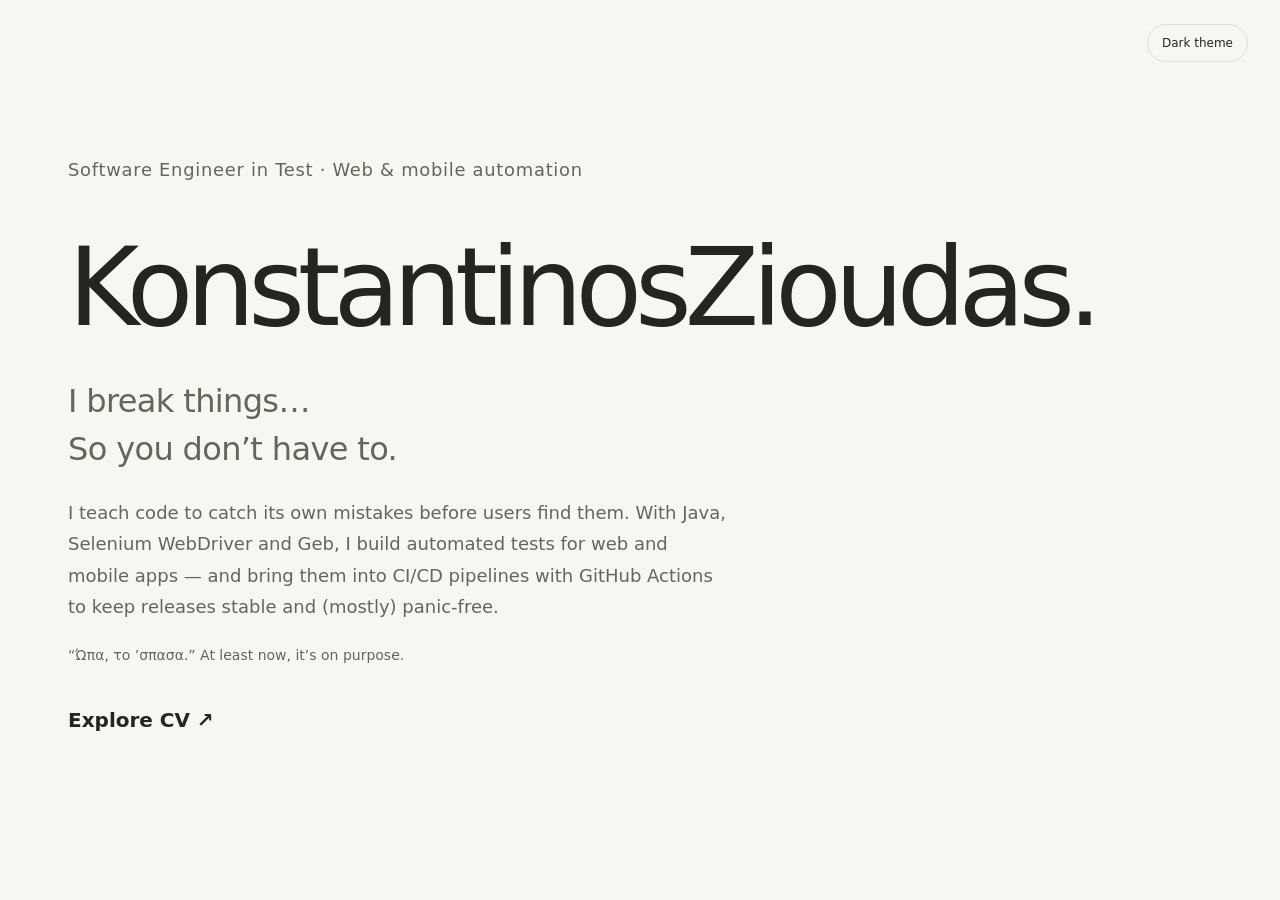
<file: index.html>
<!DOCTYPE html>
<html lang="en">

<head>
  <meta charset="UTF-8">
  <meta name="viewport" content="width=device-width, initial-scale=1.0">
  <title>Konstantinos Zioudas | Software Engineer in Test</title>
  <meta name="description" content="Konstantinos Zioudas — Software Engineer in Test. Web and mobile test automation with Java, Selenium, Geb and Appium, integrated into CI/CD pipelines.">
  <meta name="color-scheme" content="dark light">
  <link rel="stylesheet" href="styles.css">
</head>

<body class="intro-page">
  <a class="skip-link" href="#main">Skip to content</a>
  <button id="theme-toggle" class="intro-theme" type="button" aria-pressed="false">Light theme</button>
  <main id="main">
  <section id="home" class="header" aria-label="Introduction">
    <p class="eyebrow">Software Engineer in Test · Web &amp; mobile automation</p>
    <h1 class="name">Konstantinos<wbr>Zioudas.</h1>
    <p class="hero-intro">I break things…<br>So you don’t have to.</p>
    <div class="intro-story">
      <p>I teach code to catch its own mistakes before users find them. With Java, Selenium WebDriver and Geb,
        I build automated tests for web and mobile apps — and bring them into CI/CD pipelines with GitHub Actions
        to keep releases stable and (mostly) panic-free.</p>
      <p class="intro-aside">“Ώπα, το ’σπασα.” At least now, it’s on purpose.</p>
    </div>
    <div class="hero-links"><a class="project-link" href="resume.html">Explore CV ↗</a></div>
  </section>

  </main>
  <script src="script.js"></script>
</body>
</html>
</file>
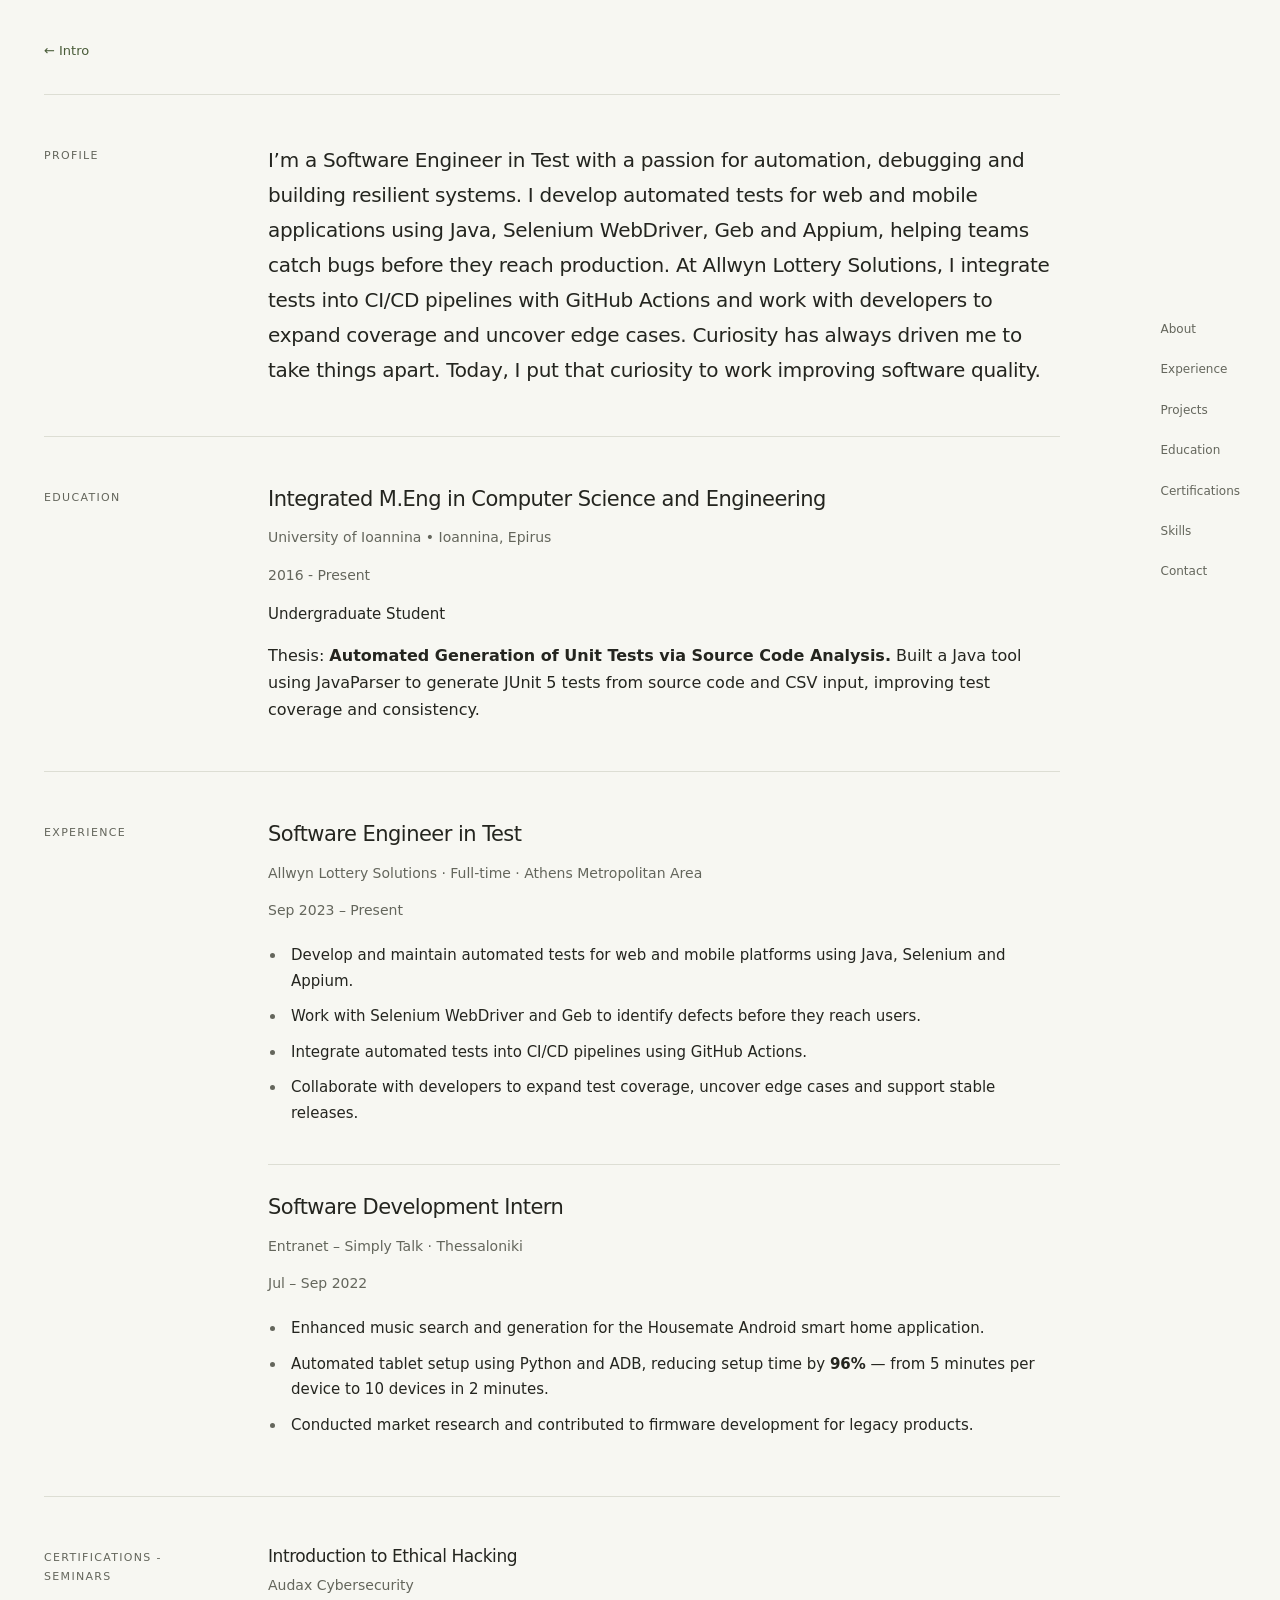
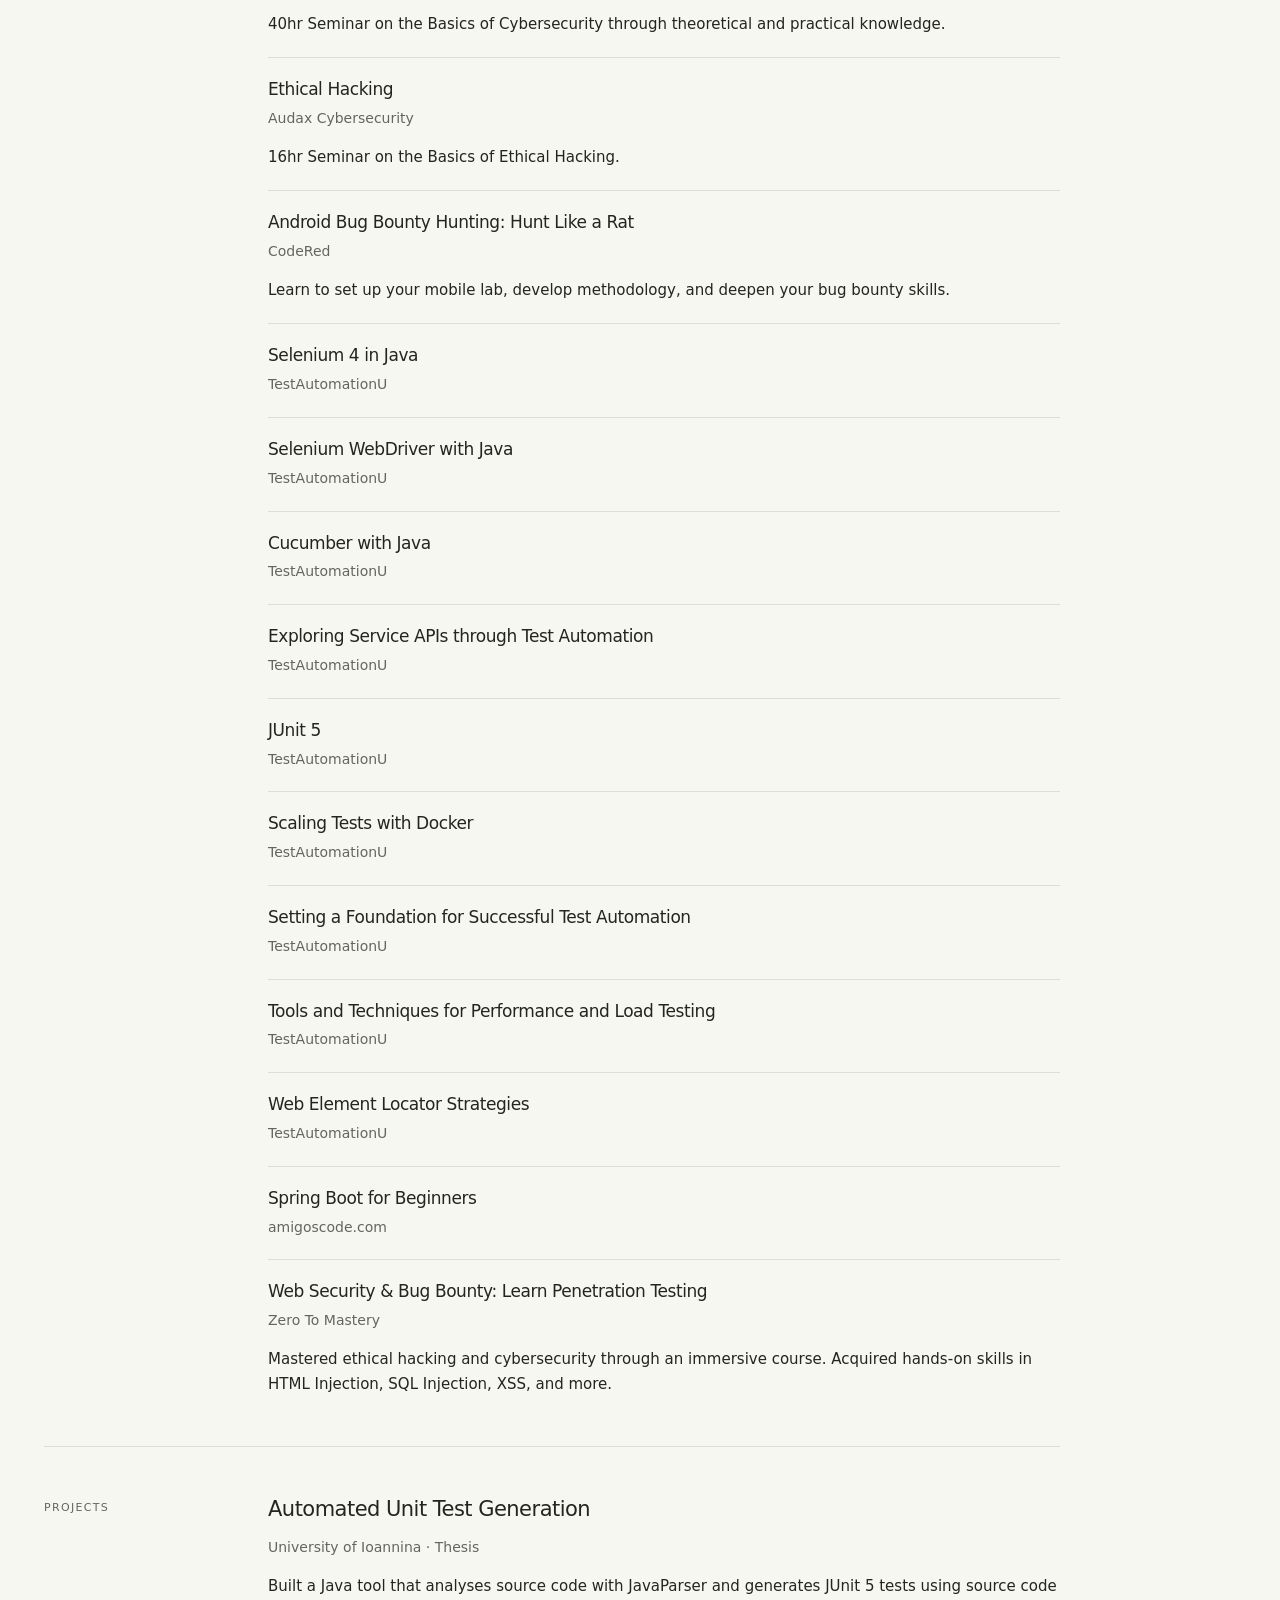
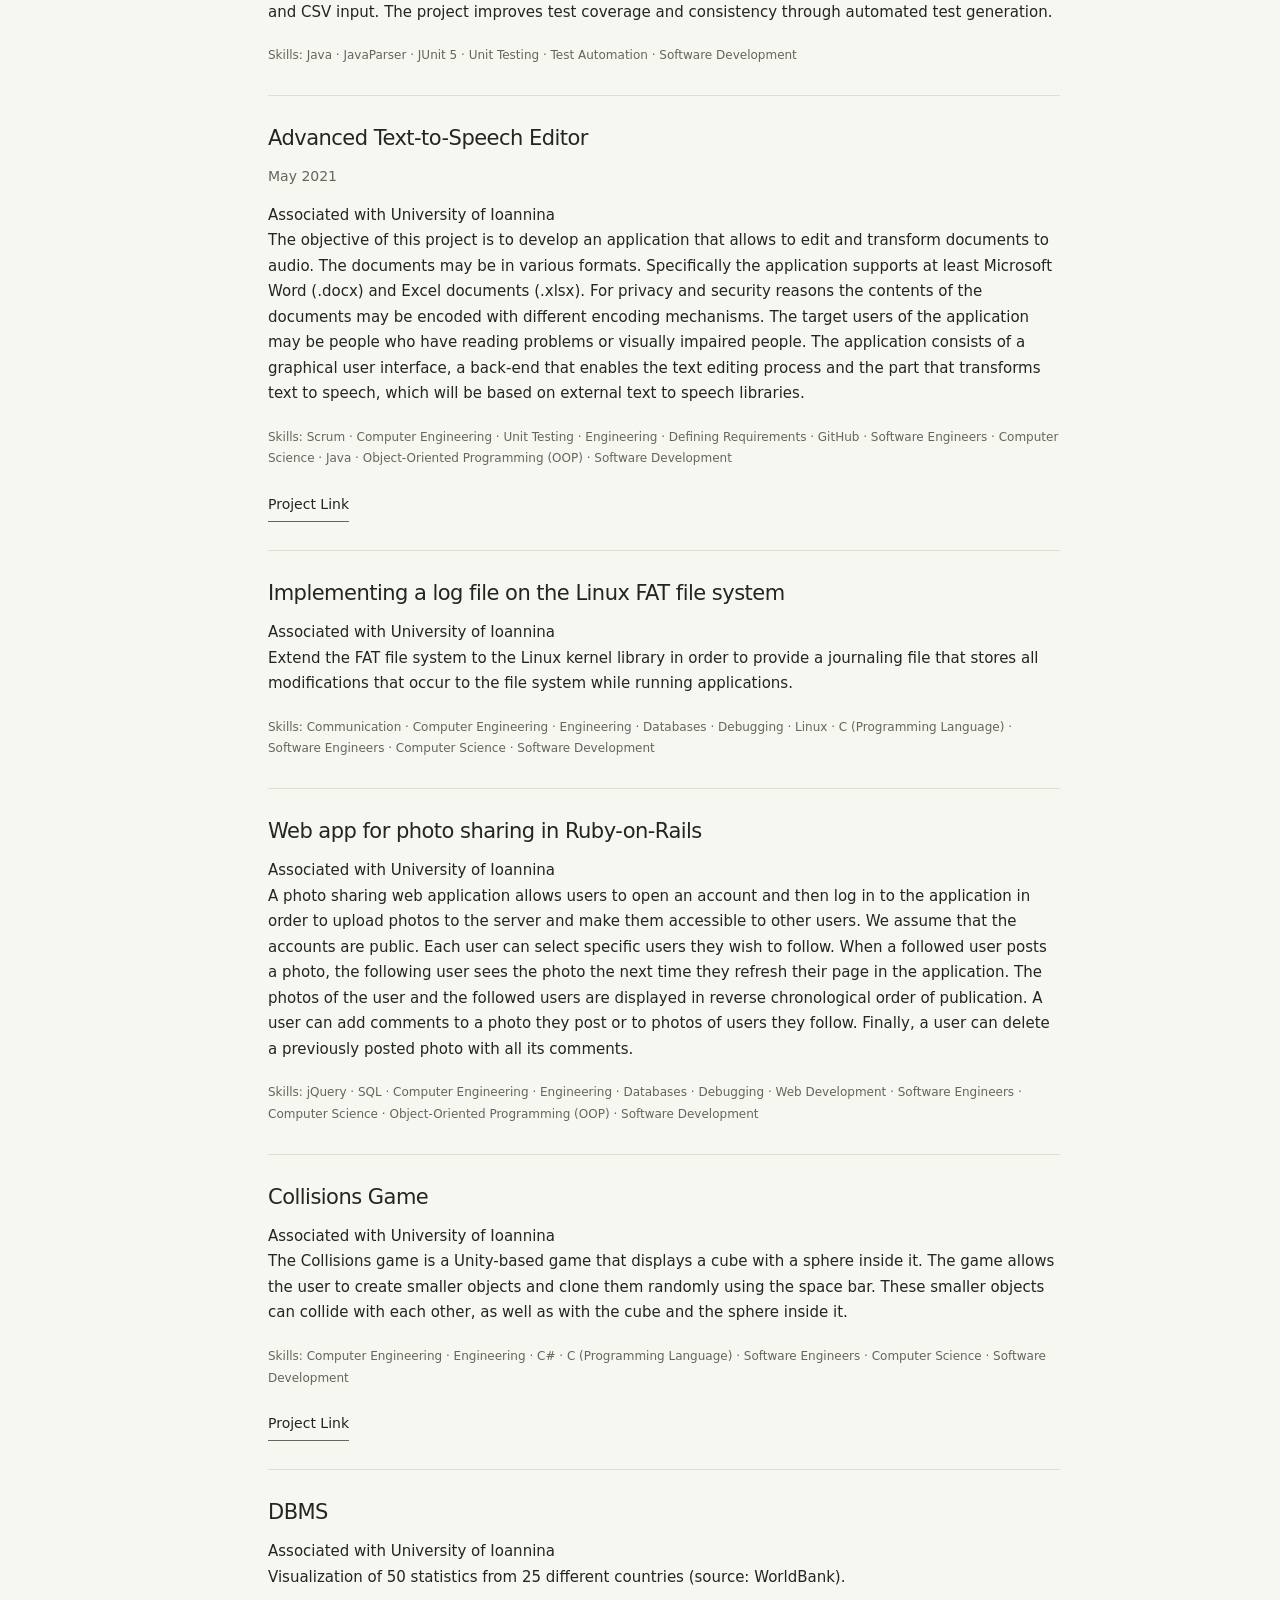
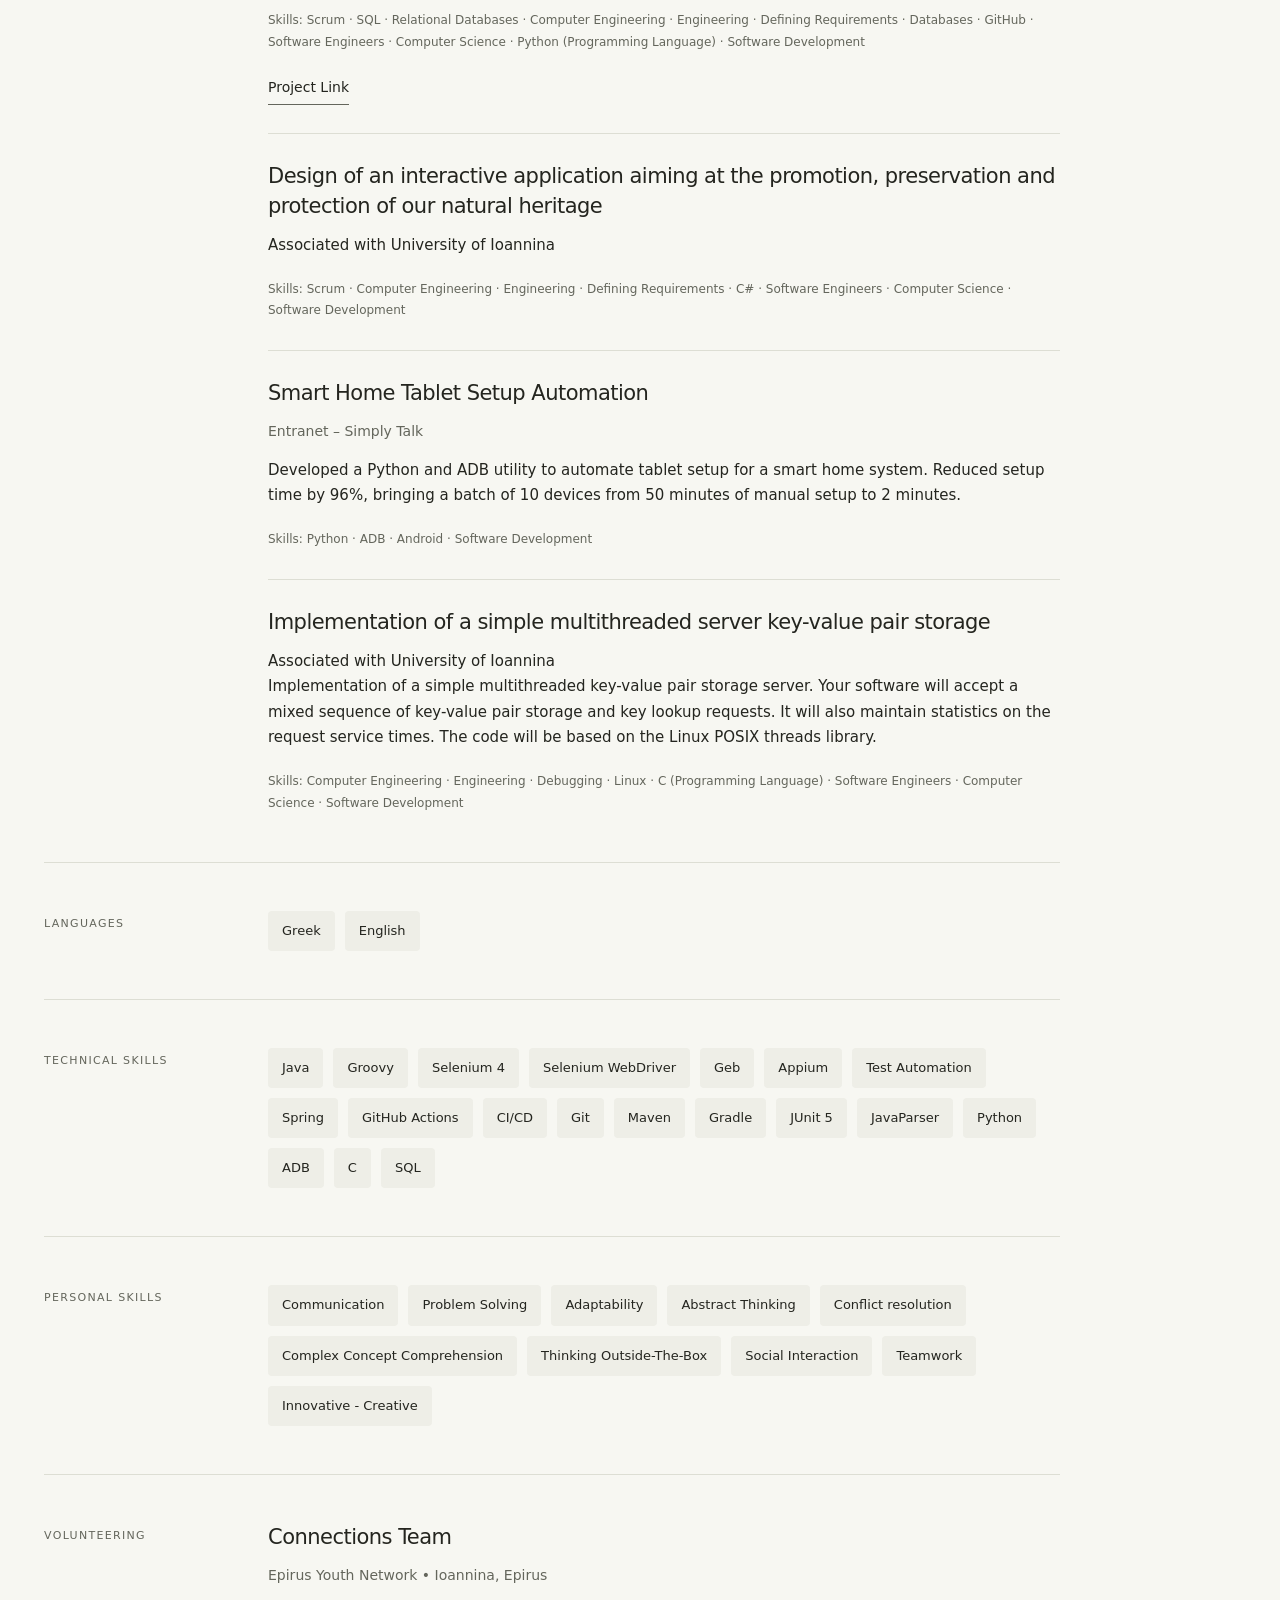
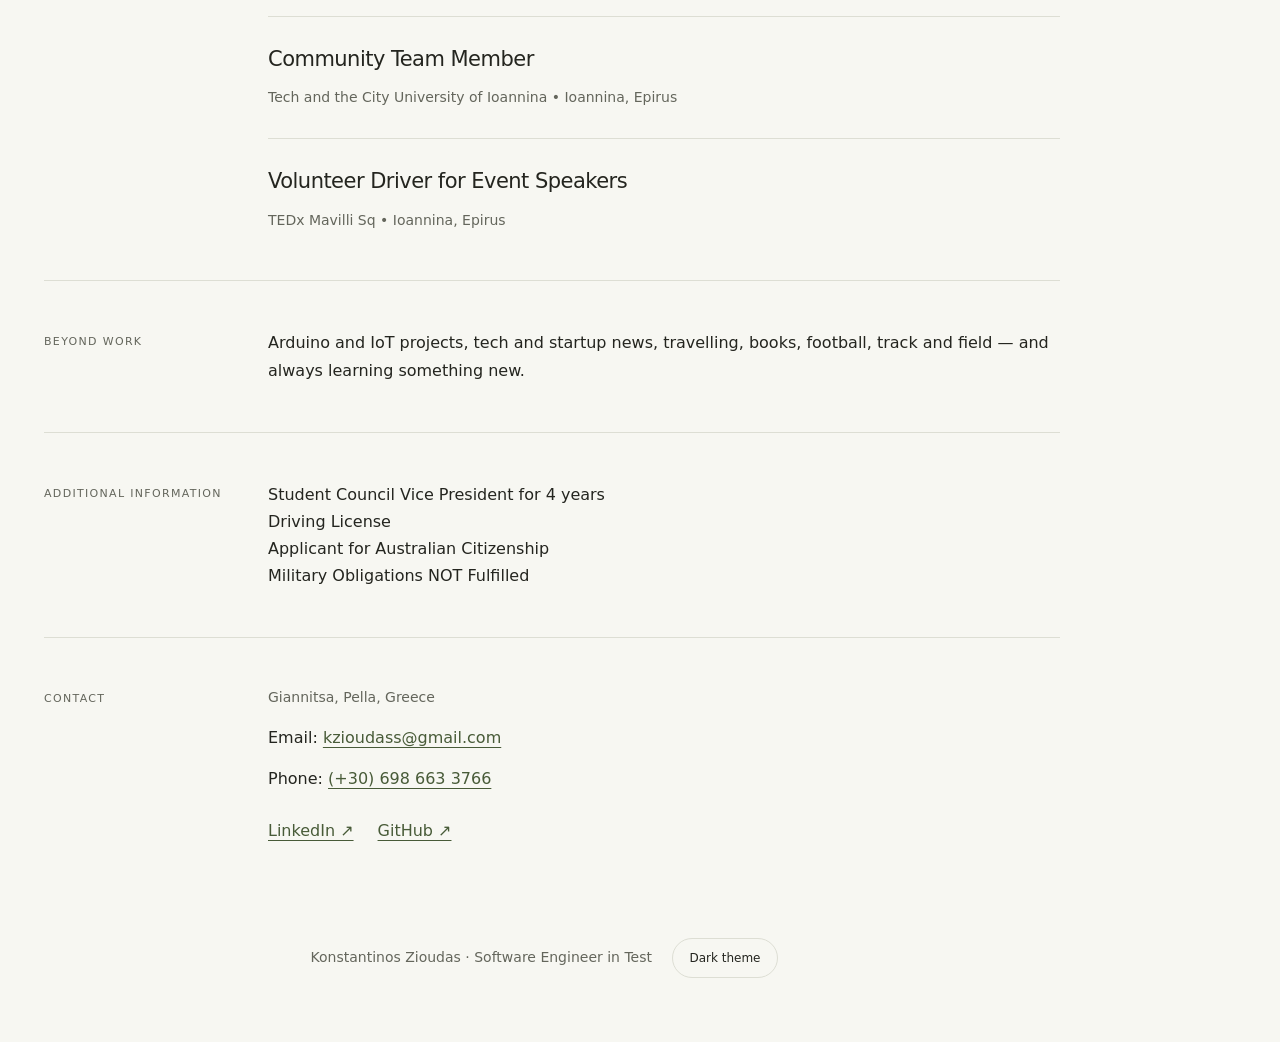
<file: resume.html>
<!DOCTYPE html>
<html lang="en">

<head>
  <meta charset="UTF-8">
  <meta name="viewport" content="width=device-width, initial-scale=1.0">
  <title>Résumé | Konstantinos Zioudas</title>
  <meta name="description" content="Konstantinos Zioudas — Software Engineer in Test. Web and mobile test automation with Java, Selenium, Geb and Appium, integrated into CI/CD pipelines.">
  <meta name="color-scheme" content="dark light">
  <link rel="stylesheet" href="styles.css">
</head>

<body class="resume-page">
  <a class="skip-link" href="#main">Skip to content</a>
  <nav class="navbar" aria-label="Main navigation">
    <button class="burger-icon" type="button" aria-expanded="false" aria-controls="navigation">Menu</button>
    <ul class="navbar-list" id="navigation">
      <li><a href="#about">About</a></li>
      <li><a href="#experience">Experience</a></li>
      <li><a href="#projects">Projects</a></li>
      <li><a href="#education">Education</a></li>
      <li><a href="#certifications">Certifications</a></li>
      <li><a href="#technical-skills">Skills</a></li>
      <li><a href="#contact">Contact</a></li>
    </ul>
  </nav>
  <main id="main">
  <a class="back-home" href="index.html">← Intro</a>
  <h1 class="visually-hidden">Konstantinos Zioudas — Résumé</h1>
  <section id="about" class="box">
    <h2 class="section-title">PROFILE</h2>
    <p class="section-content profile">
      I’m a Software Engineer in Test with a passion for automation, debugging and building resilient systems.
      I develop automated tests for web and mobile applications using Java, Selenium WebDriver, Geb and Appium,
      helping teams catch bugs before they reach production. At Allwyn Lottery Solutions, I integrate tests into
      CI/CD pipelines with GitHub Actions and work with developers to expand coverage and uncover edge cases.
      Curiosity has always driven me to take things apart. Today, I put that curiosity to work improving software quality.
    </p>

  </section>

  <section id="education" class="box">
    <h2 class="section-title">EDUCATION</h2>
    <div class="edu">
      <h3 class="edu-title">Integrated M.Eng in Computer Science and Engineering</h3>
      <p class="edu-name"> University of Ioannina • Ioannina, Epirus </p>
      <p class="edu-date"> 2016 - Present </p>
      <p class="cert-info">Undergraduate Student</p>
      <p class="edu-info">Thesis: <strong>Automated Generation of Unit Tests via Source Code Analysis.</strong>
        Built a Java tool using JavaParser to generate JUnit 5 tests from source code and CSV input,
        improving test coverage and consistency.</p>

    </div>

  </section>

  <section id="experience" class="box">
    <h2 class="section-title">EXPERIENCE</h2>
    <div class="exp">
      <h3 class="exp-title">Software Engineer in Test</h3>
      <p class="exp-name">Allwyn Lottery Solutions · Full-time · Athens Metropolitan Area</p>
      <p class="exp-date">Sep 2023 – Present</p>
      <ul class="experience-details">
        <li>Develop and maintain automated tests for web and mobile platforms using Java, Selenium and Appium.</li>
        <li>Work with Selenium WebDriver and Geb to identify defects before they reach users.</li>
        <li>Integrate automated tests into CI/CD pipelines using GitHub Actions.</li>
        <li>Collaborate with developers to expand test coverage, uncover edge cases and support stable releases.</li>
      </ul>
    </div>
    <div class="exp">
      <h3 class="exp-title">Software Development Intern</h3>
      <p class="exp-name">Entranet – Simply Talk · Thessaloniki</p>
      <p class="exp-date">Jul – Sep 2022</p>
      <ul class="experience-details">
        <li>Enhanced music search and generation for the Housemate Android smart home application.</li>
        <li>Automated tablet setup using Python and ADB, reducing setup time by <strong>96%</strong> — from 5 minutes per device to 10 devices in 2 minutes.</li>
        <li>Conducted market research and contributed to firmware development for legacy products.</li>
      </ul>
    </div>
  </section>
  <section id="certifications" class="box">
    <h2 class="section-title">CERTIFICATIONS - SEMINARS</h2>
    <div class="cert">
      <h3 class="cert-title">Introduction to Ethical Hacking</h3>
      <p class="cert-comp"> Audax Cybersecurity</p>
      <p class="cert-info">
        40hr Seminar on the Basics of Cybersecurity through theoretical and practical knowledge.
      </p>
    </div>
    <div class="cert">
      <h3 class="cert-title">Ethical Hacking</h3>
      <p class="cert-comp"> Audax Cybersecurity</p>
      <p class="cert-info">
        16hr Seminar on the Basics of Ethical Hacking.
      </p>
    </div>
    <div class="cert">
      <h3 class="cert-title">Android Bug Bounty Hunting: Hunt Like a Rat</h3>
      <p class="cert-comp"> CodeRed</p>
      <p class="cert-info">
        Learn to set up your mobile lab, develop methodology, and deepen your bug bounty skills.
      </p>
    </div>
    <div class="cert">
      <h3 class="cert-title">Selenium 4 in Java</h3>
      <p class="cert-comp"> TestAutomationU</p>
    </div>
    <div class="cert">
      <h3 class="cert-title">Selenium WebDriver with Java</h3>
      <p class="cert-comp"> TestAutomationU</p>
    </div>
    <div class="cert">
      <h3 class="cert-title">Cucumber with Java</h3>
      <p class="cert-comp"> TestAutomationU</p>
    </div>
    <div class="cert">
      <h3 class="cert-title">Exploring Service APIs through Test Automation</h3>
      <p class="cert-comp"> TestAutomationU</p>
    </div>
    <div class="cert">
      <h3 class="cert-title">JUnit 5</h3>
      <p class="cert-comp"> TestAutomationU</p>
    </div>
    <div class="cert">
      <h3 class="cert-title">Scaling Tests with Docker</h3>
      <p class="cert-comp"> TestAutomationU</p>
    </div>
    <div class="cert">
      <h3 class="cert-title">Setting a Foundation for Successful Test Automation</h3>
      <p class="cert-comp"> TestAutomationU</p>
    </div>
    <div class="cert">
      <h3 class="cert-title">Tools and Techniques for Performance and Load Testing</h3>
      <p class="cert-comp"> TestAutomationU</p>
    </div>
    <div class="cert">
      <h3 class="cert-title">Web Element Locator Strategies</h3>
      <p class="cert-comp"> TestAutomationU</p>
    </div>
    <div class="cert">
      <h3 class="cert-title">Spring Boot for Beginners</h3>
      <p class="cert-comp">amigoscode.com</p>
    </div>
    <div class="cert">
      <h3 class="cert-title">Web Security & Bug Bounty: Learn Penetration Testing</h3>
      <p class="cert-comp">Zero To Mastery</p>
      <p class="cert-info">
        Mastered ethical hacking and cybersecurity through an immersive course. Acquired hands-on skills in HTML Injection, SQL Injection, XSS, and more.
      </p>
    </div>
  </section>


  <section id="projects" class="box">
    <h2 class="section-title">PROJECTS</h2>
    <div class="project">
      <h3 class="project-title">Automated Unit Test Generation</h3>
      <p class="project-date">University of Ioannina · Thesis</p>
      <p class="project-info">Built a Java tool that analyses source code with JavaParser and generates JUnit 5 tests
        using source code and CSV input. The project improves test coverage and consistency through automated test generation.</p>
      <p class="project-skills">Skills: Java · JavaParser · JUnit 5 · Unit Testing · Test Automation · Software Development</p>
    </div>

    <div class="project">
      <h3 class="project-title">Advanced Text-to-Speech Editor</h3>
      <p class="project-date">May 2021</p>
      <p class="project-info">
        Associated with University of Ioannina<br>
        The objective of this project is to develop an application that allows to edit and transform documents to audio.
        The documents may be in various formats. Specifically the application supports at least Microsoft Word (.docx)
        and Excel documents (.xlsx). For privacy and security reasons the contents of the documents may be encoded with
        different encoding mechanisms. The target users of the application may be people who have reading problems or
        visually impaired people. The application consists of a graphical user interface, a back-end that enables the
        text editing process and the part that transforms text to speech, which will be based on external text to speech
        libraries.
      </p>
      <p class="project-skills">Skills: Scrum · Computer Engineering · Unit Testing · Engineering · Defining
        Requirements · GitHub · Software Engineers · Computer Science · Java · Object-Oriented Programming (OOP) ·
        Software Development</p>
      <a class="project-link" href="https://github.com/kzioudas/AdvanceTextToSpeech">Project Link</a>
    </div>

    <div class="project">
      <h3 class="project-title">Implementing a log file on the Linux FAT file system</h3>
      <p class="project-info">
        Associated with University of Ioannina<br>
        Extend the FAT file system to the Linux kernel library in order to provide a journaling file that stores all
        modifications that occur to the file system while running applications.
      </p>
      <p class="project-skills">Skills: Communication · Computer Engineering · Engineering · Databases · Debugging · Linux
        · C (Programming Language) · Software Engineers · Computer Science · Software Development</p>
    </div>

    <div class="project">
      <h3 class="project-title">Web app for photo sharing in Ruby-on-Rails</h3>
      <p class="project-info">
        Associated with University of Ioannina<br>
        A photo sharing web application allows users to open an account and then log in to the application in order to
        upload photos to the server and make them accessible to other users. We assume that the accounts are public.
        Each user can select specific users they wish to follow. When a followed user posts a photo, the following user
        sees the photo the next time they refresh their page in the application. The photos of the user and the followed
        users are displayed in reverse chronological order of publication. A user can add comments to a photo they post
        or to photos of users they follow. Finally, a user can delete a previously posted photo with all its comments.
      </p>
      <p class="project-skills">Skills: jQuery · SQL · Computer Engineering · Engineering · Databases · Debugging · Web
        Development · Software Engineers · Computer Science · Object-Oriented Programming (OOP) · Software Development
      </p>
    </div>
    <div class="project">
      <h3 class="project-title">Collisions Game</h3>
      <p class="project-info">
        Associated with University of Ioannina<br>
        The Collisions game is a Unity-based game that displays a cube with a sphere inside it. The game allows the user
        to create smaller objects and clone them randomly using the space bar. These smaller objects can collide with
        each other, as well as with the cube and the sphere inside it.
      </p>
      <p class="project-skills">Skills: Computer Engineering · Engineering · C# · C (Programming Language) · Software
        Engineers · Computer Science · Software Development</p>
      <a class="project-link" href="https://github.com/kzioudas/Unity-Project">Project Link</a>
    </div>

    <div class="project">
      <h3 class="project-title">DBMS</h3>
      <p class="project-info">
        Associated with University of Ioannina<br>
        Visualization of 50 statistics from 25 different countries (source: WorldBank).
      </p>
      <p class="project-skills">Skills: Scrum · SQL · Relational Databases · Computer Engineering · Engineering ·
        Defining Requirements · Databases · GitHub · Software Engineers · Computer Science · Python (Programming
        Language) · Software Development</p>
      <a class="project-link" href="https://github.com/alexxarisis/Data-ETL-and-Visualization">Project Link</a>
    </div>

    <div class="project">
      <h3 class="project-title">Design of an interactive application aiming at the promotion, preservation and
        protection of our natural heritage</h3>
      <p class="project-info">
        Associated with University of Ioannina</p>
      <p class="project-skills">Skills: Scrum · Computer Engineering · Engineering · Defining Requirements · C# · Software Engineers · Computer
        Science · Software Development
      </p>
    </div>

    <div class="project">
      <h3 class="project-title">Smart Home Tablet Setup Automation</h3>
      <p class="project-date">Entranet – Simply Talk</p>
      <p class="project-info">Developed a Python and ADB utility to automate tablet setup for a smart home system.
        Reduced setup time by 96%, bringing a batch of 10 devices from 50 minutes of manual setup to 2 minutes.</p>
      <p class="project-skills">Skills: Python · ADB · Android · Software Development</p>
    </div>

    <div class="project">
      <h3 class="project-title">Implementation of a simple multithreaded server key-value pair storage</h3>
      <p class="project-info">
        Associated with University of Ioannina<br>
        Implementation of a simple multithreaded key-value pair storage server. Your software will accept a mixed
        sequence of key-value pair storage and key lookup requests. It will also maintain statistics on the request
        service times. The code will be based on the Linux POSIX threads library.
      </p>
      <p class="project-skills">Skills: Computer Engineering · Engineering · Debugging · Linux · C (Programming
        Language) · Software Engineers · Computer Science · Software Development</p>
    </div>

    <!-- Add more projects similarly -->

  </section>
  <!-- ... (other sections) ... -->
  <section id="languages" class="box">
    <h2 class="section-title">LANGUAGES</h2>
    <div class="skills-grid">
      <p class="skill" data-skill="Greek">Greek</p>
      <p class="skill" data-skill="English">English</p>

      <!-- Add more skills as needed -->
    </div>
  </section>

  <section id="technical-skills" class="box">
    <h2 class="section-title">TECHNICAL SKILLS</h2>
    <div class="skills-grid">
      <p class="skill" data-skill="Java">Java</p>
      <p class="skill" data-skill="Groovy">Groovy</p>
      <p class="skill" data-skill="Selenium 4">Selenium 4</p>
      <p class="skill" data-skill="Selenium WebDriver">Selenium WebDriver</p>
      <p class="skill" data-skill="Geb">Geb</p>
      <p class="skill" data-skill="Appium">Appium</p>
      <p class="skill" data-skill="Test Automation">Test Automation</p>
      <p class="skill" data-skill="Spring">Spring</p>
      <p class="skill" data-skill="GitHub Actions">GitHub Actions</p>
      <p class="skill" data-skill="CI/CD">CI/CD</p>
      <p class="skill" data-skill="Git">Git</p>
      <p class="skill" data-skill="Maven">Maven</p>
      <p class="skill" data-skill="Gradle">Gradle</p>
      <p class="skill" data-skill="JUnit 5">JUnit 5</p>
      <p class="skill" data-skill="JavaParser">JavaParser</p>
      <p class="skill" data-skill="Python">Python</p>
      <p class="skill" data-skill="ADB">ADB</p>
      <p class="skill" data-skill="C">C</p>
      <p class="skill" data-skill="SQL">SQL</p>
    </div>
  </section>

  <section id="personal-skills" class="box">
    <h2 class="section-title">PERSONAL SKILLS</h2>
    <div class="skills-grid">
      <p class="skill" data-skill="Communication">Communication</p>
      <p class="skill" data-skill="Problem Solving">Problem Solving</p>
      <p class="skill" data-skill="Adaptability">Adaptability</p>
      <p class="skill" data-skill="Abstract Thinking">Abstract Thinking</p>
      <p class="skill" data-skill="Conflict resolution">Conflict resolution</p>
      <p class="skill" data-skill="Complex Concept Comprehension">Complex Concept Comprehension</p>
      <p class="skill" data-skill="Thinking Outside-The-Box">Thinking Outside-The-Box</p>
      <p class="skill" data-skill="Social Interaction">Social Interaction</p>
      <p class="skill" data-skill="Teamwork">Teamwork</p>
      <p class="skill" data-skill="Innovative - Creative">Innovative - Creative</p>
    </div>
  </section>
  <dialog id="skillProjects" aria-labelledby="skill-projects-title">
    <button class="dialog-close" type="button" aria-label="Close matching projects">Close ×</button>
    <h2 id="skill-projects-title">Projects with matching skills</h2>
    <ul class="projects-list"></ul>
  </dialog>
  <section id="volunteering" class="box">
    <h2 class="section-title">VOLUNTEERING</h2>
    <div class="volunteer">
      <h3 class="volunteer-title">Connections Team</h3>
      <p class="volunteer-name">Epirus Youth Network • Ioannina, Epirus</p>
    </div>
    <div class="volunteer">
      <h3 class="volunteer-title">Community Team Member</h3>
      <p class="volunteer-name">Tech and the City University of Ioannina • Ioannina, Epirus</p>
    </div>
    <div class="volunteer">
      <h3 class="volunteer-title">Volunteer Driver for Event Speakers</h3>
      <p class="volunteer-name">TEDx Mavilli Sq • Ioannina, Epirus</p>
    </div>
  </section>


  <section id="interests" class="box">
    <h2 class="section-title">BEYOND WORK</h2>
    <p class="section-content">Arduino and IoT projects, tech and startup news, travelling, books,
      football, track and field — and always learning something new.</p>
  </section>

  <section id="additional-info" class="box">
    <h2 class="section-title">ADDITIONAL INFORMATION</h2>
    <p class="section-content">
      Student Council Vice President for 4 years<br>
      Driving License<br>
      Applicant for Australian Citizenship<br>
      Military Obligations NOT Fulfilled<br>

    </p>
  </section>

  <section id="contact" class="box">
    <h2 class="section-title">CONTACT</h2>
    <div class="section-content">
      <div class="contact-info">
        <p class="contact-location">Giannitsa, Pella, Greece</p>
        <p>Email: <a href="mailto:kzioudass@gmail.com">kzioudass@gmail.com</a></p>
        <p>Phone: <a href="tel:+306986633766">(+30) 698 663 3766</a></p>
        <div class="social-links">
          <a href="https://www.linkedin.com/in/kzioudas" target="_blank" rel="noopener noreferrer">
            LinkedIn ↗
          </a>
          <a href="https://github.com/kzioudas" target="_blank" rel="noopener noreferrer">
            GitHub ↗
          </a>
        </div>
      </div>
    </div>
  </section>



  </main>
  <footer>Konstantinos Zioudas · Software Engineer in Test <button id="theme-toggle" type="button" aria-pressed="false">Light theme</button></footer>
  <script src="script.js"></script>
</body>

</html>
</file>
<file: styles.css>
:root {
  color-scheme: dark;
  --background: #151515;
  --surface: #1c1c1c;
  --card: #252525;
  --text: #eeede9;
  --muted: #aaa9a3;
  --accent: #c8d8b7;
  --border: #363632;
}
:root.light-theme {
  color-scheme: light;
  --background: #f7f7f2;
  --surface: #fff;
  --card: #eeeee7;
  --text: #24251f;
  --muted: #64665c;
  --accent: #485b38;
  --border: #ddded4;
}
* { box-sizing: border-box; }
html { scroll-behavior: smooth; scroll-padding-top: 40px; }
body { margin: 0; background: var(--background); color: var(--text); font: 16px/1.7 system-ui, -apple-system, BlinkMacSystemFont, 'Segoe UI', sans-serif; }
a { color: var(--accent); text-underline-offset: 4px; }
a:hover { text-decoration: underline; }
button { font: inherit; cursor: pointer; }
:focus-visible { outline: 3px solid var(--accent); outline-offset: 5px; }
.navbar { position: fixed; right: 40px; top: 50%; transform: translateY(-50%); z-index: 10; }
.navbar-list { display: flex; flex-direction: column; gap: 10px; margin: 0; padding: 0; list-style: none; }
.navbar-list a { display: block; color: var(--muted); text-decoration: none; font-size: 12px; padding: 5px 0; }
main, footer { margin-right: 176px; }
.navbar-list a:hover { color: var(--accent); }
button, .project-link { border: 1px solid var(--border); border-radius: 8px; padding: 9px 16px; color: var(--text); background: var(--card); }
#theme-toggle { white-space: nowrap; font-size: 12px; background: transparent; border-radius: 30px; }
.burger-icon { display: none; }
.header { display: flex; flex-direction: column; align-items: flex-start; justify-content: center; min-height: 100svh; max-width: 1080px; margin: auto; padding: 80px 48px; }
.eyebrow { color: var(--muted); font-size: 11px; letter-spacing: .13em; text-transform: none; }
.name { max-width: 900px; margin: 28px 0 36px; font-size: clamp(38px, 5.9vw, 88px); line-height: 1.04; font-weight: 500; letter-spacing: -.065em; overflow-wrap: anywhere; }

.hero-links { display: flex; align-items: center; flex-wrap: wrap; gap: 28px; font-size: 14px; }
.hero-links a { text-decoration: none; }
.project-link { display: inline-block; padding: 0 0 4px; border: 0; border-bottom: 1px solid var(--muted); border-radius: 0; background: transparent; color: var(--text); font-weight: 500; text-decoration: none; font-size: 14px; }
.hero-links .project-link { padding: 0; background: transparent; color: var(--text); border: 0; border-radius: 0; font-weight: 650; }
.box { display: grid; grid-template-columns: 180px minmax(0, 1fr); column-gap: 44px; max-width: 1016px; margin: 0 auto; padding: 48px 0; border-top: 1px solid var(--border); }
.box > :not(.section-title) { grid-column: 2; }
.section-title { grid-column: 1; grid-row: 1 / span 30; margin: 4px 0 0; color: var(--muted); font-size: 11px; font-weight: 500; letter-spacing: .12em; line-height: 1.7; }
p { margin: 0 0 14px; }
p:last-child { margin-bottom: 0; }
.profile { font-size: 20px; line-height: 1.75; letter-spacing: -.015em; }
.project, .cert, .edu, .exp, .volunteer { padding: 28px 0; border-bottom: 1px solid var(--border); }
.box > :nth-child(2) { padding-top: 0; }
.box > :last-child { border-bottom: 0; padding-bottom: 0; }
h3 { margin: 0 0 12px; font-size: 21px; line-height: 1.4; letter-spacing: -.025em; font-weight: 500; }
.exp-date, .edu-date, .project-date, .project-skills, .cert-comp, .volunteer-name, .exp-name, .edu-name { color: var(--muted); font-size: 14px; }
.exp-info, .project-info, .cert-info { font-size: 15px; }
.project-skills { font-size: 12px; line-height: 1.8; margin: 20px 0; }
.cert { padding: 20px 0; }
.cert-title { font-size: 17px; margin-bottom: 5px; }
.skills-grid { display: flex; flex-wrap: wrap; gap: 10px; }
.skill { margin: 0; padding: 9px 14px; background: var(--card); border-radius: 4px; border: 0; font-size: 13px; }
button.skill:hover { background: var(--border); }
.social-links { display: flex; gap: 24px; margin-top: 24px; }
.contact-info a { overflow-wrap: anywhere; }
dialog { width: min(600px, calc(100% - 32px)); max-height: 80vh; padding: 28px; border: 1px solid var(--border); border-radius: 16px; background: var(--surface); color: var(--text); }
dialog::backdrop { background: #0009; }
dialog h2 { clear: both; padding-top: 20px; font-size: 22px; }
.dialog-close { float: right; }
.projects-list { padding-left: 22px; }
.projects-list li { margin-bottom: 14px; }
footer { text-align: center; color: var(--muted); padding: 30px 24px 48px; font-size: 14px; }
.skip-link { position: fixed; top: -100px; left: 16px; z-index: 20; background: var(--surface); padding: 12px; }
.skip-link:focus { top: 12px; }
@media (max-width: 1100px) { .box { margin-left: 32px; margin-right: 32px; } }
@media (max-width: 900px) {
  main, footer { margin-right: 0; }
  .navbar { top: 20px; right: 24px; transform: none; }
  .burger-icon { display: block; background: var(--background); border: 0; padding: 8px 0 8px 16px; font-size: 12px; }
  .navbar-list { padding: 18px 24px; margin-top: 8px; min-width: 160px; background: var(--surface); border: 1px solid var(--border); border-radius: 8px; }
  .navbar-list[hidden] { display: none; }
  .navbar-list a { padding: 8px 0; }
}
@media (max-width: 640px) {
  .header { padding: 80px 24px; }
  .box { display: block; margin: 0 24px; padding: 32px 0; }
  .section-title { margin: 0 0 24px; }
  .project, .cert, .edu, .exp, .volunteer { padding: 24px 0; }
  .profile { font-size: 17px; }
  h3 { font-size: 19px; }
}
@media (prefers-reduced-motion: reduce) { html { scroll-behavior: auto; } }

.hero-intro { color: var(--muted); font-size: clamp(18px, 2.3vw, 23px); line-height: 1.5; margin: -12px 0 32px; letter-spacing: -.02em; }
.experience-details { margin: 20px 0 0; padding-left: 18px; font-size: 15px; }
.experience-details li { padding-left: 5px; margin-bottom: 10px; }
.experience-details li::marker { color: var(--muted); }
.contact-location { color: var(--muted); font-size: 14px; }

footer #theme-toggle { margin: 16px; }

.resume-page main { padding-top: 40px; }
.back-home { display: block; max-width: 1016px; margin: 0 auto 32px; font-size: 13px; text-decoration: none; }
.visually-hidden { position: absolute; width: 1px; height: 1px; padding: 0; margin: -1px; overflow: hidden; clip-path: inset(50%); white-space: nowrap; border: 0; }
@media (max-width: 1100px) { .back-home { margin-left: 32px; } }
@media (max-width: 640px) { .back-home { margin-left: 24px; } }

/* Standalone introduction. */
.intro-page main { margin-right: 0; }
.intro-page .header { max-width: 1240px; padding: 80px 48px; }
.intro-page .eyebrow { font-size: clamp(14px, 1.4vw, 18px); letter-spacing: .04em; }
.intro-page .name { max-width: 100%; font-size: clamp(48px, 8.5vw, 112px); margin: 32px 0 44px; }
.intro-page .hero-intro { font-size: clamp(23px, 2.5vw, 32px); margin-bottom: 44px; }
.intro-page .hero-links .project-link { font-size: 20px; padding: 8px 0; }
@media (max-width: 640px) {
  .intro-page .header { padding: 64px 24px; }
  .intro-page .name { font-size: clamp(42px, 11vw, 64px); }
}

.intro-page .intro-theme { position: absolute; top: 24px; right: 32px; font-size: 13px; padding: 8px 14px; }
.intro-page .hero-intro { margin-bottom: 24px; }
.intro-story { max-width: 660px; margin-bottom: 28px; color: var(--muted); font-size: clamp(16px, 1.5vw, 18px); line-height: 1.75; }
.intro-story .intro-aside { margin-top: 20px; font-size: 14px; }
@media (max-width: 640px) {
  .intro-page .header { padding-top: 104px; }
  .intro-page .intro-theme { top: 20px; right: 24px; }
}
</file>
